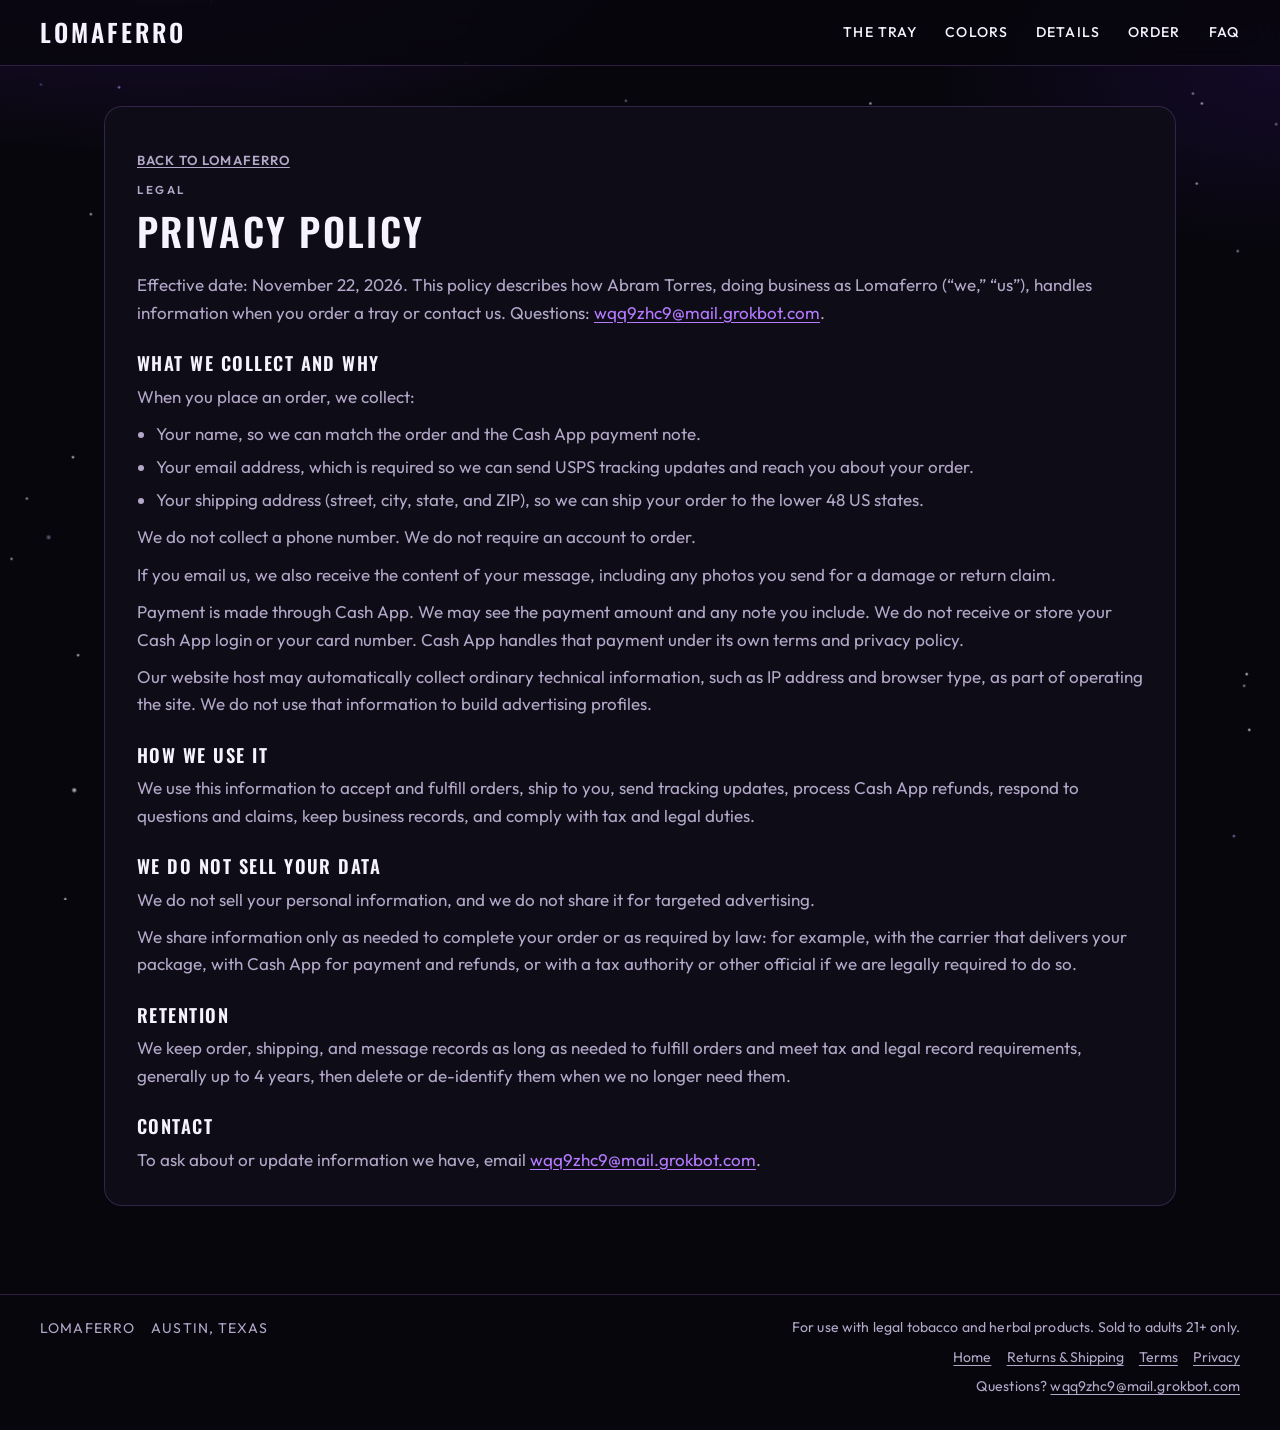
<file: privacy.html>
<!DOCTYPE html>
<html lang="en">
<head>
  <meta charset="utf-8">
  <meta name="viewport" content="width=device-width, initial-scale=1">
  <title>Privacy Policy — Lomaferro</title>
  <meta name="description" content="Privacy Policy for Lomaferro. How we collect and use your name, email, and shipping address when you order a rolling tray for legal tobacco and herbal blends.">
  <meta name="theme-color" content="#07060c">
  <link rel="icon" href="assets/favicon.svg" type="image/svg+xml">
  <link rel="stylesheet" href="assets/fonts.css">
  <link rel="stylesheet" href="styles.css">
</head>
<body>
  <div class="cosmos" aria-hidden="true"></div>
  <a class="skip-link" href="#main">Skip to content</a>

  <header class="site-header">
    <a class="wordmark" href="index.html">Lomaferro</a>
    <nav class="nav" aria-label="Primary">
      <a href="index.html#the-tray">The Tray</a>
      <a href="index.html#colors">Colors</a>
      <a href="index.html#details">Details</a>
      <a href="index.html#order">Order</a>
      <a href="index.html#faq">FAQ</a>
    </nav>
  </header>

  <main id="main">
    <section class="policy legal-doc" aria-labelledby="legal-heading">
      <div class="policy-body">
        <p class="legal-back"><a href="index.html">Back to Lomaferro</a></p>
        <p class="eyebrow">Legal</p>
        <h1 id="legal-heading">Privacy Policy</h1>

        <p>Effective date: November 22, 2026. This policy describes how Abram Torres, doing business as Lomaferro (“we,” “us”), handles information when you order a tray or contact us. Questions: <a href="mailto:wqq9zhc9@mail.grokbot.com">wqq9zhc9@mail.grokbot.com</a>.</p>

        <h2>What we collect and why</h2>
        <p>When you place an order, we collect:</p>
        <ul>
          <li>Your name, so we can match the order and the Cash App payment note.</li>
          <li>Your email address, which is required so we can send USPS tracking updates and reach you about your order.</li>
          <li>Your shipping address (street, city, state, and ZIP), so we can ship your order to the lower 48 US states.</li>
        </ul>
        <p>We do not collect a phone number. We do not require an account to order.</p>
        <p>If you email us, we also receive the content of your message, including any photos you send for a damage or return claim.</p>
        <p>Payment is made through Cash App. We may see the payment amount and any note you include. We do not receive or store your Cash App login or your card number. Cash App handles that payment under its own terms and privacy policy.</p>
        <p>Our website host may automatically collect ordinary technical information, such as IP address and browser type, as part of operating the site. We do not use that information to build advertising profiles.</p>

        <h2>How we use it</h2>
        <p>We use this information to accept and fulfill orders, ship to you, send tracking updates, process Cash App refunds, respond to questions and claims, keep business records, and comply with tax and legal duties.</p>

        <h2>We do not sell your data</h2>
        <p>We do not sell your personal information, and we do not share it for targeted advertising.</p>
        <p>We share information only as needed to complete your order or as required by law: for example, with the carrier that delivers your package, with Cash App for payment and refunds, or with a tax authority or other official if we are legally required to do so.</p>

        <h2>Retention</h2>
        <p>We keep order, shipping, and message records as long as needed to fulfill orders and meet tax and legal record requirements, generally up to 4 years, then delete or de-identify them when we no longer need them.</p>

        <h2>Contact</h2>
        <p>To ask about or update information we have, email <a href="mailto:wqq9zhc9@mail.grokbot.com">wqq9zhc9@mail.grokbot.com</a>.</p>
      </div>
    </section>
  </main>

  <footer class="site-footer">
    <div class="footer-brand">
      <span>Lomaferro</span>
      <span>Austin, Texas</span>
    </div>
    <div class="footer-meta">
      <p class="footer-legal">For use with legal tobacco and herbal products. Sold to adults 21+ only.</p>
      <nav class="footer-links" aria-label="Footer">
        <a href="index.html">Home</a>
        <a href="index.html#policy">Returns &amp; Shipping</a>
        <a href="terms.html">Terms</a>
        <a href="privacy.html">Privacy</a>
      </nav>
      <p class="footer-contact">Questions? <a href="mailto:wqq9zhc9@mail.grokbot.com">wqq9zhc9@mail.grokbot.com</a></p>
    </div>
  </footer>
</body>
</html>
</file>
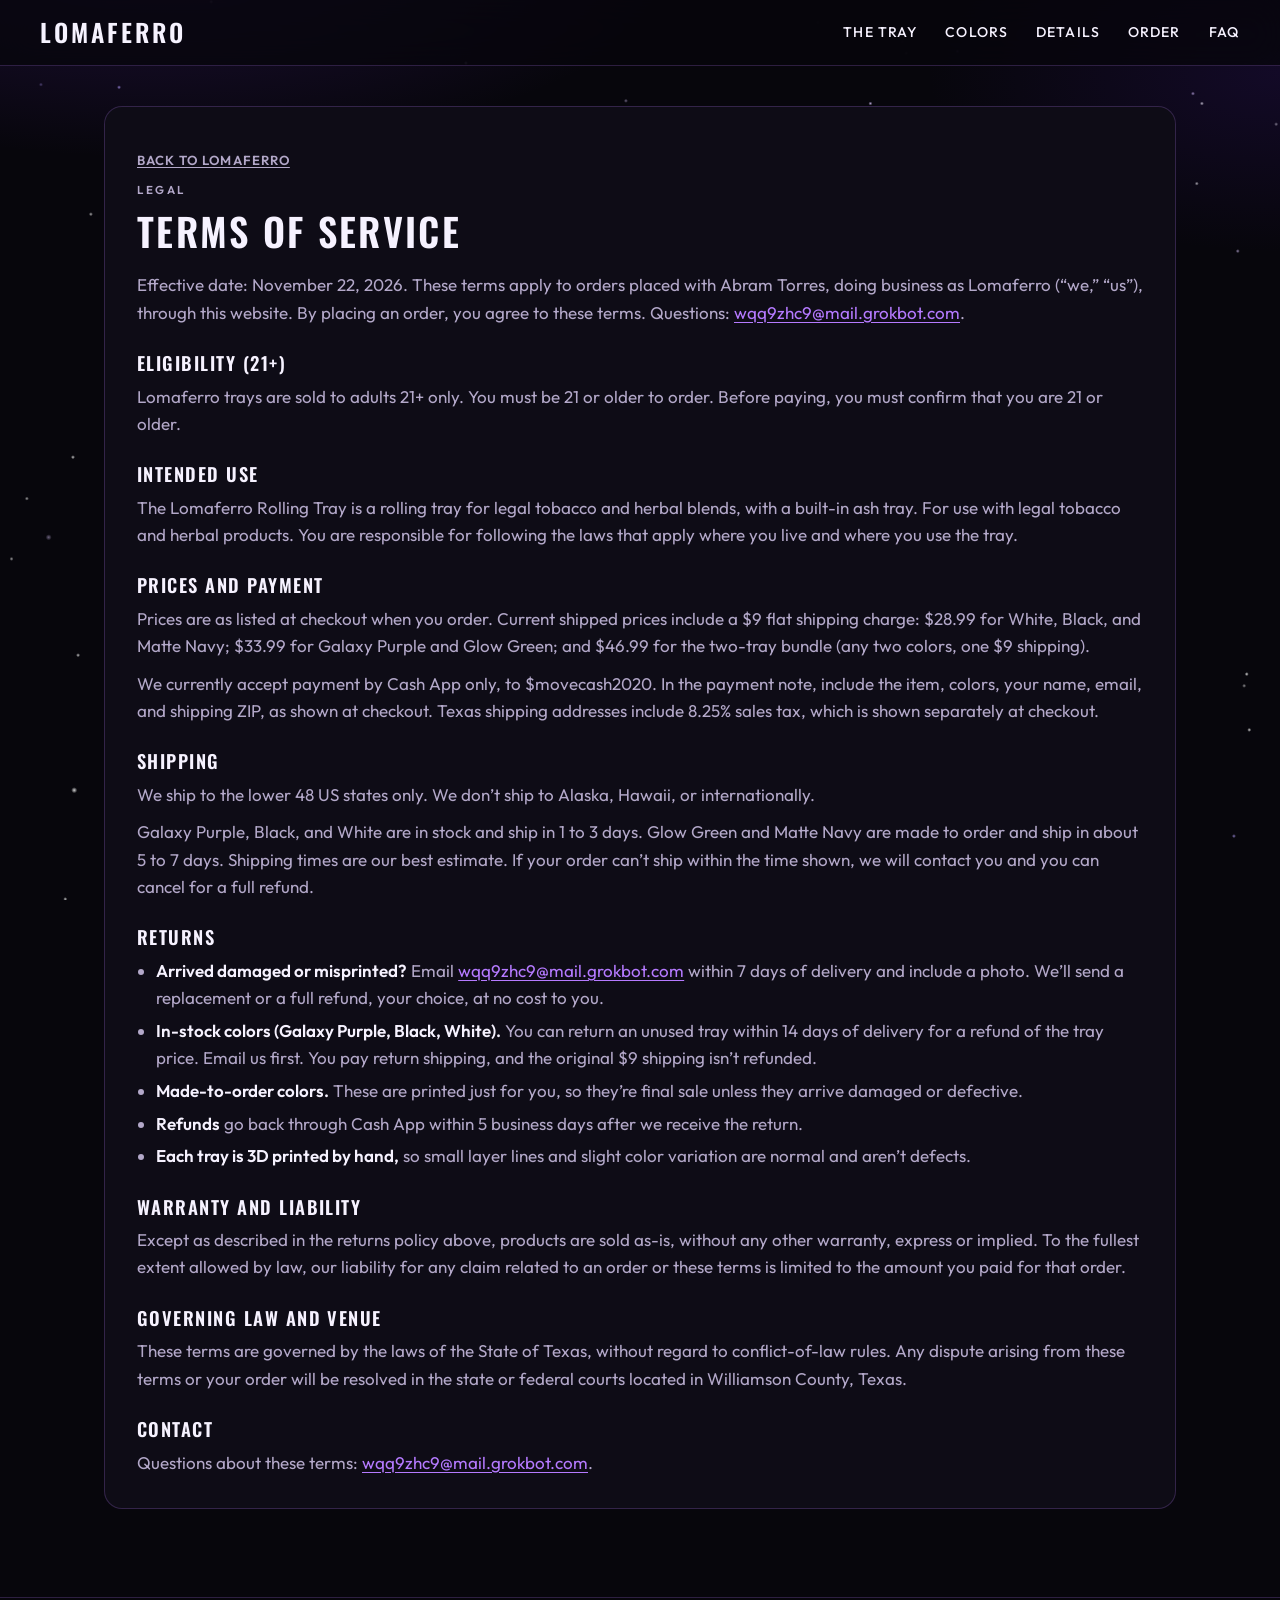
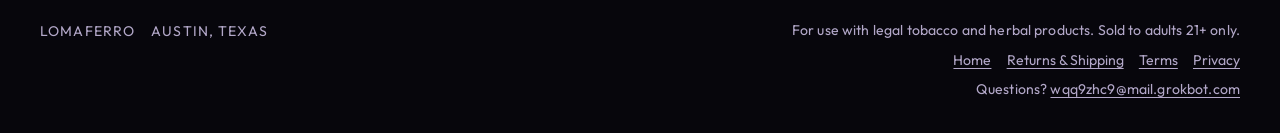
<file: terms.html>
<!DOCTYPE html>
<html lang="en">
<head>
  <meta charset="utf-8">
  <meta name="viewport" content="width=device-width, initial-scale=1">
  <title>Terms of Service — Lomaferro</title>
  <meta name="description" content="Terms of Service for the Lomaferro rolling tray for legal tobacco and herbal blends. Sold to adults 21+ only.">
  <meta name="theme-color" content="#07060c">
  <link rel="icon" href="assets/favicon.svg" type="image/svg+xml">
  <link rel="stylesheet" href="assets/fonts.css">
  <link rel="stylesheet" href="styles.css">
</head>
<body>
  <div class="cosmos" aria-hidden="true"></div>
  <a class="skip-link" href="#main">Skip to content</a>

  <header class="site-header">
    <a class="wordmark" href="index.html">Lomaferro</a>
    <nav class="nav" aria-label="Primary">
      <a href="index.html#the-tray">The Tray</a>
      <a href="index.html#colors">Colors</a>
      <a href="index.html#details">Details</a>
      <a href="index.html#order">Order</a>
      <a href="index.html#faq">FAQ</a>
    </nav>
  </header>

  <main id="main">
    <section class="policy legal-doc" aria-labelledby="legal-heading">
      <div class="policy-body">
        <p class="legal-back"><a href="index.html">Back to Lomaferro</a></p>
        <p class="eyebrow">Legal</p>
        <h1 id="legal-heading">Terms of Service</h1>

        <p>Effective date: November 22, 2026. These terms apply to orders placed with Abram Torres, doing business as Lomaferro (“we,” “us”), through this website. By placing an order, you agree to these terms. Questions: <a href="mailto:wqq9zhc9@mail.grokbot.com">wqq9zhc9@mail.grokbot.com</a>.</p>

        <h2>Eligibility (21+)</h2>
        <p>Lomaferro trays are sold to adults 21+ only. You must be 21 or older to order. Before paying, you must confirm that you are 21 or older.</p>

        <h2>Intended use</h2>
        <p>The Lomaferro Rolling Tray is a rolling tray for legal tobacco and herbal blends, with a built-in ash tray. For use with legal tobacco and herbal products. You are responsible for following the laws that apply where you live and where you use the tray.</p>

        <h2>Prices and payment</h2>
        <p>Prices are as listed at checkout when you order. Current shipped prices include a $9 flat shipping charge: $28.99 for White, Black, and Matte Navy; $33.99 for Galaxy Purple and Glow Green; and $46.99 for the two-tray bundle (any two colors, one $9 shipping).</p>
        <p>We currently accept payment by Cash App only, to $movecash2020. In the payment note, include the item, colors, your name, email, and shipping ZIP, as shown at checkout. Texas shipping addresses include 8.25% sales tax, which is shown separately at checkout.</p>

        <h2>Shipping</h2>
        <p>We ship to the lower 48 US states only. We don’t ship to Alaska, Hawaii, or internationally.</p>
        <p>Galaxy Purple, Black, and White are in stock and ship in 1 to 3 days. Glow Green and Matte Navy are made to order and ship in about 5 to 7 days. Shipping times are our best estimate. If your order can’t ship within the time shown, we will contact you and you can cancel for a full refund.</p>

        <h2>Returns</h2>
        <ul>
          <li><strong>Arrived damaged or misprinted?</strong> Email <a href="mailto:wqq9zhc9@mail.grokbot.com">wqq9zhc9@mail.grokbot.com</a> within 7 days of delivery and include a photo. We’ll send a replacement or a full refund, your choice, at no cost to you.</li>
          <li><strong>In-stock colors (Galaxy Purple, Black, White).</strong> You can return an unused tray within 14 days of delivery for a refund of the tray price. Email us first. You pay return shipping, and the original $9 shipping isn’t refunded.</li>
          <li><strong>Made-to-order colors.</strong> These are printed just for you, so they’re final sale unless they arrive damaged or defective.</li>
          <li><strong>Refunds</strong> go back through Cash App within 5 business days after we receive the return.</li>
          <li><strong>Each tray is 3D printed by hand,</strong> so small layer lines and slight color variation are normal and aren’t defects.</li>
        </ul>

        <h2>Warranty and liability</h2>
        <p>Except as described in the returns policy above, products are sold as-is, without any other warranty, express or implied. To the fullest extent allowed by law, our liability for any claim related to an order or these terms is limited to the amount you paid for that order.</p>

        <h2>Governing law and venue</h2>
        <p>These terms are governed by the laws of the State of Texas, without regard to conflict-of-law rules. Any dispute arising from these terms or your order will be resolved in the state or federal courts located in Williamson County, Texas.</p>

        <h2>Contact</h2>
        <p>Questions about these terms: <a href="mailto:wqq9zhc9@mail.grokbot.com">wqq9zhc9@mail.grokbot.com</a>.</p>
      </div>
    </section>
  </main>

  <footer class="site-footer">
    <div class="footer-brand">
      <span>Lomaferro</span>
      <span>Austin, Texas</span>
    </div>
    <div class="footer-meta">
      <p class="footer-legal">For use with legal tobacco and herbal products. Sold to adults 21+ only.</p>
      <nav class="footer-links" aria-label="Footer">
        <a href="index.html">Home</a>
        <a href="index.html#policy">Returns &amp; Shipping</a>
        <a href="terms.html">Terms</a>
        <a href="privacy.html">Privacy</a>
      </nav>
      <p class="footer-contact">Questions? <a href="mailto:wqq9zhc9@mail.grokbot.com">wqq9zhc9@mail.grokbot.com</a></p>
    </div>
  </footer>
</body>
</html>
</file>
<file: assets/fonts.css>
/* Self-hosted display + body fonts (latin subset) */

@font-face {
  font-family: "Oswald";
  font-style: normal;
  font-weight: 200 700;
  font-display: swap;
  src: url(fonts/oswald-var.woff) format("woff");
}

@font-face {
  font-family: "Outfit";
  font-style: normal;
  font-weight: 100 900;
  font-display: swap;
  src: url(fonts/outfit-var.woff) format("woff");
}
</file>
<file: styles.css>
/* Lomaferro — dark Galaxy Purple theme */

:root {
  --bg: #07060c;
  --bg-elev: #0e0c16;
  --bg-card: #13111c;
  --ink: #f6f2ff;
  --muted: #b3a8c9;
  --line: rgba(181, 122, 255, 0.22);
  --accent: #b57aff;
  --accent-2: #7c4dff;
  --accent-deep: #3b1a7a;
  --glow: 0 0 0 1px rgba(181, 122, 255, 0.35), 0 0 28px rgba(124, 77, 255, 0.28);
  --display: "Oswald", "Arial Narrow", "Franklin Gothic Medium", sans-serif;
  --sans: "Outfit", "Segoe UI", "Helvetica Neue", Helvetica, Arial, sans-serif;
  --header-h: 4.15rem;
  --max: 72rem;
  --radius: 18px;
}

*,
*::before,
*::after { box-sizing: border-box; }

html {
  scroll-behavior: smooth;
  scroll-padding-top: calc(var(--header-h) + 0.8rem);
}

body {
  margin: 0;
  font-family: var(--sans);
  font-size: 1.0625rem;
  line-height: 1.6;
  color: var(--ink);
  background: var(--bg);
  -webkit-font-smoothing: antialiased;
  text-rendering: optimizeLegibility;
}

img { max-width: 100%; height: auto; display: block; }

a {
  color: var(--accent);
  text-decoration-thickness: 1px;
  text-underline-offset: 0.18em;
}

a:hover { color: #d7b3ff; }

:focus-visible {
  outline: 2px solid var(--accent);
  outline-offset: 3px;
}

.skip-link {
  position: absolute;
  left: 0.75rem;
  top: -3rem;
  z-index: 100;
  background: var(--ink);
  color: var(--bg);
  padding: 0.5rem 0.85rem;
  border-radius: 4px;
}

.skip-link:focus { top: 0.75rem; }

/* Starfield + nebula */

.cosmos {
  position: fixed;
  inset: 0;
  z-index: 0;
  pointer-events: none;
  background:
    radial-gradient(ellipse 80% 50% at 12% -10%, rgba(90, 40, 170, 0.32), transparent 55%),
    radial-gradient(ellipse 55% 40% at 100% 8%, rgba(50, 20, 110, 0.28), transparent 50%),
    radial-gradient(ellipse 40% 30% at 70% 90%, rgba(80, 30, 140, 0.16), transparent 50%),
    radial-gradient(1px 1px at 63.9% 2.5%, rgba(255,255,255,0.42), transparent 2px),
    radial-gradient(2px 2px at 73.6% 67.7%, rgba(255,255,255,0.79), transparent 3px),
    radial-gradient(1px 1px at 3.2% 9.4%, rgba(180,160,255,0.39), transparent 2px),
    radial-gradient(1px 1px at 56.1% 71.6%, rgba(220,200,255,0.67), transparent 2px),
    radial-gradient(2px 2px at 44.9% 27.8%, rgba(255,255,255,0.77), transparent 3px),
    radial-gradient(1px 1px at 34.0% 15.5%, rgba(220,200,255,0.82), transparent 2px),
    radial-gradient(1px 1px at 9.3% 9.7%, rgba(180,160,255,0.76), transparent 2px),
    radial-gradient(1px 1px at 80.7% 73.0%, rgba(220,200,255,0.57), transparent 2px),
    radial-gradient(1px 1px at 55.2% 82.9%, rgba(220,200,255,0.62), transparent 2px),
    radial-gradient(1px 1px at 70.5% 4.6%, rgba(220,200,255,0.39), transparent 2px),
    radial-gradient(1px 1px at 85.5% 86.6%, rgba(220,200,255,0.48), transparent 2px),
    radial-gradient(1px 1px at 16.3% 35.5%, rgba(180,160,255,0.65), transparent 2px),
    radial-gradient(2px 2px at 60.9% 17.1%, rgba(255,255,255,0.69), transparent 3px),
    radial-gradient(1px 1px at 37.9% 99.0%, rgba(180,160,255,0.63), transparent 2px),
    radial-gradient(1px 1px at 68.5% 84.3%, rgba(255,255,255,0.72), transparent 2px),
    radial-gradient(1px 1px at 80.5% 40.1%, rgba(180,160,255,0.29), transparent 2px),
    radial-gradient(2px 2px at 21.3% 49.9%, rgba(180,160,255,0.78), transparent 3px),
    radial-gradient(1px 1px at 14.3% 14.0%, rgba(180,160,255,0.70), transparent 2px),
    radial-gradient(1px 1px at 74.7% 42.8%, rgba(220,200,255,0.60), transparent 2px),
    radial-gradient(1px 1px at 99.7% 13.8%, rgba(255,255,255,0.55), transparent 2px),
    radial-gradient(1px 1px at 15.3% 16.0%, rgba(180,160,255,0.66), transparent 2px),
    radial-gradient(1px 1px at 38.5% 59.6%, rgba(220,200,255,0.53), transparent 2px),
    radial-gradient(1px 1px at 68.0% 11.5%, rgba(220,200,255,0.78), transparent 2px),
    radial-gradient(1px 1px at 11.2% 43.5%, rgba(180,160,255,0.52), transparent 2px),
    radial-gradient(1px 1px at 97.2% 76.2%, rgba(255,255,255,0.55), transparent 2px),
    radial-gradient(1px 1px at 84.2% 50.8%, rgba(220,200,255,0.37), transparent 2px),
    radial-gradient(1px 1px at 53.9% 77.9%, rgba(255,255,255,0.57), transparent 2px),
    radial-gradient(1px 1px at 48.9% 11.2%, rgba(220,200,255,0.47), transparent 2px),
    radial-gradient(2px 2px at 5.8% 87.8%, rgba(255,255,255,0.82), transparent 3px),
    radial-gradient(1px 1px at 81.6% 97.8%, rgba(255,255,255,0.57), transparent 2px),
    radial-gradient(2px 2px at 66.0% 94.7%, rgba(180,160,255,0.35), transparent 3px),
    radial-gradient(1px 1px at 96.4% 92.9%, rgba(180,160,255,0.70), transparent 2px),
    radial-gradient(2px 2px at 71.3% 39.9%, rgba(220,200,255,0.65), transparent 3px),
    radial-gradient(1px 1px at 90.0% 45.1%, rgba(255,255,255,0.40), transparent 2px),
    radial-gradient(1px 1px at 2.1% 55.4%, rgba(255,255,255,0.60), transparent 2px),
    radial-gradient(1px 1px at 70.8% 5.9%, rgba(255,255,255,0.29), transparent 2px),
    radial-gradient(1px 1px at 7.1% 23.8%, rgba(255,255,255,0.65), transparent 2px),
    radial-gradient(2px 2px at 72.3% 88.2%, rgba(255,255,255,0.60), transparent 3px),
    radial-gradient(1px 1px at 80.7% 19.0%, rgba(220,200,255,0.31), transparent 2px),
    radial-gradient(1px 1px at 42.4% 46.7%, rgba(180,160,255,0.69), transparent 2px),
    radial-gradient(1px 1px at 6.1% 72.8%, rgba(255,255,255,0.73), transparent 2px),
    radial-gradient(1px 1px at 19.2% 53.6%, rgba(255,255,255,0.33), transparent 2px),
    radial-gradient(1px 1px at 46.3% 87.4%, rgba(180,160,255,0.30), transparent 2px),
    radial-gradient(1px 1px at 5.1% 99.9%, rgba(255,255,255,0.75), transparent 2px),
    radial-gradient(1px 1px at 16.6% 48.6%, rgba(220,200,255,0.38), transparent 2px),
    radial-gradient(1px 1px at 16.5% 0.2%, rgba(220,200,255,0.48), transparent 2px),
    radial-gradient(2px 2px at 42.3% 95.7%, rgba(180,160,255,0.85), transparent 3px),
    radial-gradient(1px 1px at 15.5% 29.7%, rgba(180,160,255,0.83), transparent 2px),
    radial-gradient(1px 1px at 74.8% 5.7%, rgba(180,160,255,0.60), transparent 2px),
    radial-gradient(1px 1px at 5.7% 50.8%, rgba(255,255,255,0.76), transparent 2px),
    radial-gradient(1px 1px at 67.5% 23.5%, rgba(180,160,255,0.32), transparent 2px),
    radial-gradient(1px 1px at 57.9% 4.0%, rgba(180,160,255,0.30), transparent 2px),
    radial-gradient(1px 1px at 93.5% 20.4%, rgba(255,255,255,0.68), transparent 2px),
    radial-gradient(1px 1px at 39.6% 67.2%, rgba(220,200,255,0.43), transparent 2px),
    radial-gradient(1px 1px at 0.9% 62.1%, rgba(255,255,255,0.59), transparent 2px),
    radial-gradient(1px 1px at 53.8% 50.6%, rgba(220,200,255,0.33), transparent 2px),
    radial-gradient(1px 1px at 87.9% 37.0%, rgba(180,160,255,0.34), transparent 2px),
    radial-gradient(1px 1px at 61.2% 98.7%, rgba(255,255,255,0.64), transparent 2px),
    radial-gradient(1px 1px at 93.2% 10.4%, rgba(220,200,255,0.78), transparent 2px),
    radial-gradient(1px 1px at 89.0% 74.2%, rgba(220,200,255,0.34), transparent 2px),
    radial-gradient(2px 2px at 71.8% 20.4%, rgba(220,200,255,0.63), transparent 3px),
    radial-gradient(2px 2px at 25.1% 90.8%, rgba(180,160,255,0.28), transparent 3px),
    radial-gradient(1px 1px at 82.9% 4.4%, rgba(255,255,255,0.45), transparent 2px),
    radial-gradient(1px 1px at 16.2% 44.2%, rgba(180,160,255,0.67), transparent 2px),
    radial-gradient(1px 1px at 11.2% 94.5%, rgba(255,255,255,0.66), transparent 2px),
    radial-gradient(1px 1px at 83.5% 58.3%, rgba(255,255,255,0.34), transparent 2px),
    radial-gradient(1px 1px at 30.8% 89.9%, rgba(255,255,255,0.73), transparent 2px),
    radial-gradient(2px 2px at 21.0% 25.0%, rgba(180,160,255,0.31), transparent 3px),
    radial-gradient(1px 1px at 97.4% 74.9%, rgba(255,255,255,0.81), transparent 2px),
    radial-gradient(1px 1px at 97.6% 81.1%, rgba(255,255,255,0.78), transparent 2px),
    radial-gradient(1px 1px at 73.7% 33.2%, rgba(180,160,255,0.81), transparent 2px),
    radial-gradient(2px 2px at 26.7% 78.7%, rgba(255,255,255,0.31), transparent 3px),
    radial-gradient(1px 1px at 22.2% 81.7%, rgba(220,200,255,0.53), transparent 2px),
    radial-gradient(1px 1px at 22.3% 66.0%, rgba(220,200,255,0.49), transparent 2px),
    radial-gradient(1px 1px at 96.7% 27.9%, rgba(220,200,255,0.63), transparent 2px),
    radial-gradient(1px 1px at 93.9% 11.5%, rgba(255,255,255,0.83), transparent 2px),
    radial-gradient(2px 2px at 3.8% 59.7%, rgba(220,200,255,0.46), transparent 3px),
    radial-gradient(1px 1px at 60.6% 51.1%, rgba(180,160,255,0.48), transparent 2px),
    radial-gradient(1px 1px at 25.5% 70.9%, rgba(180,160,255,0.25), transparent 2px),
    radial-gradient(1px 1px at 36.4% 7.0%, rgba(220,200,255,0.65), transparent 2px),
    var(--bg);
}

.site-header,
main,
.site-footer { position: relative; z-index: 1; }

/* Header */

.site-header {
  position: sticky;
  top: 0;
  z-index: 20;
  height: var(--header-h);
  display: flex;
  align-items: center;
  justify-content: space-between;
  gap: 1rem;
  padding: 0 clamp(1.15rem, 4vw, 2.5rem);
  background: color-mix(in srgb, var(--bg) 78%, transparent);
  backdrop-filter: blur(16px);
  -webkit-backdrop-filter: blur(16px);
  border-bottom: 1px solid var(--line);
}

.wordmark {
  font-family: var(--display);
  font-weight: 600;
  font-size: 1.55rem;
  letter-spacing: 0.12em;
  text-transform: uppercase;
  color: var(--ink);
  text-decoration: none;
  line-height: 1;
}

.wordmark:hover { color: var(--accent); }

.nav { display: flex; gap: clamp(0.85rem, 2.6vw, 1.75rem); }

.nav a {
  color: var(--ink);
  text-decoration: none;
  font-size: 0.88rem;
  font-weight: 500;
  letter-spacing: 0.08em;
  text-transform: uppercase;
}

.nav a:hover { color: var(--accent); }

/* Hero */

.hero {
  display: grid;
  grid-template-columns: minmax(0, 1.05fr) minmax(0, 1fr);
  gap: clamp(1.5rem, 5vw, 4rem);
  align-items: center;
  max-width: var(--max);
  margin: 0 auto;
  padding: clamp(1.5rem, 4vw, 3.25rem) clamp(1.15rem, 4vw, 2.5rem) 3.5rem;
  overflow: hidden;
}

.hero-copy { min-width: 0; }

.eyebrow {
  margin: 0 0 0.7rem;
  font-size: 0.72rem;
  font-weight: 600;
  letter-spacing: 0.22em;
  text-transform: uppercase;
  color: var(--accent);
}

.hero-copy h1 {
  margin: 0;
  font-family: var(--display);
  font-weight: 700;
  font-size: clamp(4rem, 12vw, 8.25rem);
  line-height: 0.82;
  letter-spacing: -0.03em;
  text-transform: uppercase;
}

.hero-copy h1 span { display: block; }

.hero-tag {
  margin: 1.25rem 0 0;
  font-size: clamp(1.05rem, 2vw, 1.25rem);
  color: var(--muted);
  max-width: 22rem;
}

.hero-cta {
  display: flex;
  align-items: center;
  gap: 1.25rem;
  margin-top: 1.75rem;
}

.price {
  margin: 0;
  font-family: var(--display);
  font-weight: 600;
  font-size: clamp(2.4rem, 5vw, 3.4rem);
  letter-spacing: 0.02em;
  line-height: 1;
}

.price-prefix {
  display: block;
  font-size: 0.32em;
  font-weight: 500;
  letter-spacing: 0.12em;
  text-transform: uppercase;
  margin-bottom: 0.35em;
  color: var(--muted);
}

.price-suffix {
  font-size: 0.38em;
  font-weight: 500;
  letter-spacing: 0.08em;
  text-transform: uppercase;
  color: var(--muted);
  margin-left: 0.2em;
}

.hero-figure {
  margin: 0;
  position: relative;
}

.hero-figure::before {
  content: "";
  position: absolute;
  inset: -8% -6%;
  background: radial-gradient(ellipse at center, rgba(124, 77, 255, 0.38), transparent 68%);
  filter: blur(8px);
  z-index: -1;
}

.hero-figure img {
  width: 100%;
  aspect-ratio: 4 / 3;
  object-fit: cover;
  object-position: center 52%;
  border-radius: calc(var(--radius) + 4px);
  box-shadow: var(--glow), 0 30px 60px rgba(0, 0, 0, 0.55);
}

/* Buttons */

.btn {
  display: inline-flex;
  align-items: center;
  justify-content: center;
  padding: 0.85rem 1.45rem;
  border: 0;
  border-radius: 999px;
  background: linear-gradient(180deg, #9b5cff 0%, #6c3ae8 100%);
  color: #fff;
  font-family: var(--sans);
  font-size: 0.92rem;
  font-weight: 600;
  letter-spacing: 0.12em;
  text-transform: uppercase;
  text-decoration: none;
  cursor: pointer;
  box-shadow: 0 0 0 1px rgba(181, 122, 255, 0.45), 0 8px 24px rgba(90, 40, 180, 0.45);
  transition: transform 0.18s ease, box-shadow 0.18s ease, filter 0.18s ease;
}

.btn:hover,
.btn:focus-visible {
  color: #fff;
  filter: brightness(1.08);
  box-shadow: 0 0 0 1px rgba(215, 179, 255, 0.6), 0 10px 28px rgba(124, 77, 255, 0.55);
  transform: translateY(-1px);
}

.btn-ghost {
  background: transparent;
  color: var(--ink);
  box-shadow: inset 0 0 0 1px var(--line);
}

.btn-ghost:hover,
.btn-ghost:focus-visible {
  color: var(--ink);
  background: rgba(181, 122, 255, 0.08);
  filter: none;
}

.btn-pay { min-width: 14rem; }

.btn.is-disabled,
.btn[aria-disabled="true"] {
  opacity: 0.45;
  pointer-events: none;
  transform: none;
  filter: none;
}

/* Features */

.features {
  display: grid;
  grid-template-columns: repeat(4, minmax(0, 1fr));
  gap: 1px;
  max-width: var(--max);
  margin: 0 auto 4.5rem;
  border: 1px solid var(--line);
  border-radius: var(--radius);
  overflow: hidden;
  background: var(--line);
  box-shadow: var(--glow);
}

.feature {
  margin: 0;
  padding: 1.6rem 1.5rem 1.7rem;
  background: var(--bg-elev);
}

.feature-num {
  margin: 0 0 0.7rem;
  font-family: var(--display);
  font-size: 0.85rem;
  letter-spacing: 0.16em;
  color: var(--accent);
}

.feature h2 {
  margin: 0 0 0.45rem;
  font-family: var(--display);
  font-weight: 600;
  font-size: 1.55rem;
  letter-spacing: 0.04em;
  text-transform: uppercase;
  line-height: 1.1;
}

.feature p { margin: 0; color: var(--muted); font-size: 0.98rem; }

/* Product */

.product {
  display: grid;
  grid-template-columns: minmax(0, 0.92fr) minmax(0, 1.08fr);
  gap: clamp(2rem, 5vw, 4.5rem);
  align-items: start;
  max-width: var(--max);
  margin: 0 auto;
  padding: 0 clamp(1.15rem, 4vw, 2.5rem) 5rem;
}

.product-info { position: sticky; top: calc(var(--header-h) + 1.4rem); }

.product-info h2 {
  margin: 0 0 0.35rem;
  font-family: var(--display);
  font-weight: 600;
  font-size: clamp(2.1rem, 4vw, 3.1rem);
  letter-spacing: 0.02em;
  text-transform: uppercase;
  line-height: 1.05;
}

.product-info .price { margin: 0 0 1rem; }

.availability {
  margin: 0 0 1.25rem;
  padding: 0.9rem 1rem;
  background: rgba(124, 77, 255, 0.12);
  border-left: 3px solid var(--accent);
  border-radius: 0 10px 10px 0;
  font-size: 1rem;
}

.lede { margin: 0 0 1.5rem; color: #ddd6ee; }

.dims {
  margin: 0 0 1.75rem;
  padding: 1rem 0 0;
  border-top: 1px solid var(--line);
  display: grid;
  grid-template-columns: auto 1fr;
  gap: 0.2rem 1.25rem;
}

.dims dt {
  margin: 0;
  font-size: 0.7rem;
  font-weight: 600;
  letter-spacing: 0.16em;
  text-transform: uppercase;
  color: var(--muted);
  padding-top: 0.35rem;
}

.dims dd { margin: 0; font-size: 1.05rem; }

.dims .metric {
  display: block;
  color: var(--muted);
  font-size: 0.92rem;
}

.gallery {
  display: grid;
  gap: 1.15rem;
}

.gallery figure { margin: 0; }

.gallery img {
  width: 100%;
  border-radius: var(--radius);
  box-shadow: 0 0 0 1px var(--line), 0 18px 40px rgba(0, 0, 0, 0.4);
}

/* Colors */

.colors {
  max-width: var(--max);
  margin: 0 auto;
  padding: 0 clamp(1.15rem, 4vw, 2.5rem) 5rem;
}

.colors-intro { margin-bottom: 1.75rem; }

.colors-intro h2,
.details h2,
.order-intro h2,
.faq-intro h2,
.policy-body h2 {
  margin: 0;
  font-family: var(--display);
  font-weight: 600;
  font-size: clamp(2.2rem, 5vw, 3.6rem);
  letter-spacing: 0.03em;
  text-transform: uppercase;
  line-height: 1;
}

.colors-note { margin: 0.75rem 0 0; color: var(--muted); }

.color-grid {
  display: grid;
  grid-template-columns: repeat(4, minmax(0, 1fr));
  gap: 1rem;
}

.color-card {
  margin: 0;
  padding: 1.15rem 1.1rem 1.2rem;
  background: var(--bg-card);
  border: 1px solid var(--line);
  border-radius: var(--radius);
  transition: transform 0.2s ease, box-shadow 0.2s ease, border-color 0.2s ease;
}

.color-card:hover {
  transform: translateY(-3px);
  border-color: rgba(181, 122, 255, 0.45);
  box-shadow: var(--glow);
}

.color-card-hero {
  grid-column: 1 / -1;
  display: grid;
  grid-template-columns: auto 1fr;
  gap: 1.25rem;
  align-items: center;
  padding: 1.35rem 1.5rem;
  overflow: visible;
  background:
    linear-gradient(145deg, rgba(90, 40, 170, 0.28), rgba(19, 17, 28, 0.9) 55%),
    var(--bg-card);
  box-shadow: var(--glow);
}

.color-card h3 {
  margin: 0.85rem 0 0.25rem;
  font-family: var(--display);
  font-weight: 600;
  font-size: 1.2rem;
  letter-spacing: 0.06em;
  text-transform: uppercase;
}

.color-card-hero h3 { margin-top: 0; font-size: 1.55rem; }

.color-card-hero .color-copy p:last-child {
  margin: 0.45rem 0 0;
  color: var(--muted);
  font-size: 0.95rem;
}

.color-status {
  margin: 0;
  font-size: 0.78rem;
  letter-spacing: 0.04em;
  color: var(--muted);
}

.color-price {
  margin: 0.25rem 0 0;
  font-size: 0.92rem;
  font-weight: 600;
  letter-spacing: 0.02em;
}

.color-card-hero .color-status { color: var(--accent); font-weight: 600; }

/* Swatches — satin plastic, not metal */

.swatch,
.choice-swatch {
  width: 3.4rem;
  height: 3.4rem;
  border-radius: 50%;
  box-shadow: inset 0 1px 1px rgba(255, 255, 255, 0.12), 0 0 0 1px rgba(255, 255, 255, 0.08);
  flex-shrink: 0;
}

.color-card-hero .swatch {
  width: 5.6rem;
  height: 5.6rem;
}

.swatch-galaxy,
.choice-swatch.swatch-galaxy {
  background:
    radial-gradient(circle at 32% 28%, rgba(200, 170, 255, 0.55), transparent 38%),
    radial-gradient(1.5px 1.5px at 28% 62%, rgba(255, 255, 255, 0.7), transparent),
    radial-gradient(1px 1px at 62% 30%, rgba(255, 255, 255, 0.55), transparent),
    radial-gradient(1.2px 1.2px at 74% 68%, rgba(220, 200, 255, 0.65), transparent),
    radial-gradient(1px 1px at 44% 80%, rgba(255, 255, 255, 0.4), transparent),
    linear-gradient(145deg, #5a3d9a 0%, #2a1b52 48%, #1a1238 100%);
}

.swatch-glow,
.choice-swatch.swatch-glow {
  background:
    radial-gradient(circle at 50% 50%, #d8ff9a 0%, #7dff6a 38%, #2f6b28 100%);
  box-shadow: inset 0 1px 1px rgba(255, 255, 255, 0.25), 0 0 16px rgba(125, 255, 106, 0.45);
}

.swatch-black,
.choice-swatch.swatch-black {
  background: linear-gradient(145deg, #2a2a2c, #0c0c0d);
}

.swatch-white,
.choice-swatch.swatch-white {
  background: linear-gradient(145deg, #ffffff, #e7e4dc);
}

.swatch-navy,
.choice-swatch.swatch-navy {
  background: linear-gradient(145deg, #2a3f6a, #10182c);
}

/* Details */

.details {
  max-width: var(--max);
  margin: 0 auto;
  padding: 0 clamp(1.15rem, 4vw, 2.5rem) 5rem;
}

.details-inner {
  padding: 2rem clamp(1.25rem, 3vw, 2rem);
  background: var(--bg-elev);
  border: 1px solid var(--line);
  border-radius: var(--radius);
}

.detail-grid {
  list-style: none;
  margin: 1.5rem 0 0;
  padding: 0;
  display: grid;
  grid-template-columns: repeat(3, minmax(0, 1fr));
  gap: 1.5rem;
}

.detail-grid h3 {
  margin: 0 0 0.35rem;
  font-family: var(--display);
  font-weight: 600;
  letter-spacing: 0.08em;
  text-transform: uppercase;
  font-size: 1.05rem;
}

.detail-grid p { margin: 0; color: var(--muted); }

/* Order */

.order {
  max-width: var(--max);
  margin: 0 auto;
  padding: 0 clamp(1.15rem, 4vw, 2.5rem) 5.5rem;
}

.order-intro { margin-bottom: 1.75rem; }

.order-lead { margin: 0.75rem 0 0; color: var(--muted); font-size: 1.08rem; }

.order-flow {
  display: grid;
  gap: 1.25rem;
}

.order-step {
  margin: 0;
  padding: 1.35rem 1.25rem 1.5rem;
  border: 1px solid var(--line);
  border-radius: var(--radius);
  background: var(--bg-card);
  min-width: 0;
}

.order-step legend {
  font-family: var(--display);
  font-weight: 600;
  letter-spacing: 0.1em;
  text-transform: uppercase;
  padding: 0 0.4rem;
  color: var(--accent);
}

.choice-grid {
  display: grid;
  grid-template-columns: repeat(4, minmax(0, 1fr));
  gap: 0.75rem;
}

.choice-grid-two { grid-template-columns: 1fr 1fr; }

.choice {
  position: relative;
  display: flex;
  gap: 0.75rem;
  align-items: center;
  margin: 0;
  padding: 0.85rem 0.85rem;
  border: 1px solid var(--line);
  border-radius: 14px;
  background: var(--bg-elev);
  cursor: pointer;
  min-width: 0;
  transition: border-color 0.18s ease, box-shadow 0.18s ease, background 0.18s ease;
}

.choice:hover { border-color: rgba(181, 122, 255, 0.5); }

.choice:has(input:checked),
.choice:has(input:focus-visible) {
  border-color: var(--accent);
  box-shadow: var(--glow);
  background: rgba(124, 77, 255, 0.12);
}

.choice input {
  position: absolute;
  opacity: 0;
  pointer-events: none;
}

.choice-swatch { width: 2.4rem; height: 2.4rem; }

.choice-text { display: flex; flex-direction: column; min-width: 0; }

.choice-name {
  font-weight: 600;
  letter-spacing: 0.02em;
}

.choice-meta {
  font-size: 0.78rem;
  color: var(--muted);
  line-height: 1.35;
}

.choice-hero {
  grid-column: 1 / -1;
  background: linear-gradient(145deg, rgba(90, 40, 170, 0.22), var(--bg-elev) 60%);
}

.bundle-opt {
  display: flex;
  gap: 0.6rem;
  align-items: flex-start;
  margin: 1rem 0 0;
  color: var(--muted);
  font-size: 0.95rem;
  cursor: pointer;
}

.bundle-opt input {
  margin-top: 0.25rem;
  accent-color: var(--accent);
}

#color-two {
  margin-top: 1rem;
}

#color-two .eyebrow {
  margin-bottom: 0.65rem;
}

.ship-note,
.pay-help,
.age-note {
  margin: 0.9rem 0 0;
  color: var(--muted);
  font-size: 0.95rem;
}

.note-builder {
  display: grid;
  gap: 1rem;
  margin-top: 1rem;
}

.field { display: grid; gap: 0.35rem; font-size: 0.85rem; font-weight: 600; letter-spacing: 0.04em; }

.field[hidden] { display: none !important; }

.field input,
.field textarea,
.field select {
  width: 100%;
  padding: 0.7rem 0.8rem;
  border: 1px solid var(--line);
  border-radius: 10px;
  background: var(--bg);
  color: var(--ink);
  font-family: var(--sans);
  font-size: 1rem;
  font-weight: 400;
  letter-spacing: 0;
}

.field textarea { resize: vertical; min-height: 4.5rem; }

.note-preview {
  padding: 1rem;
  border-radius: 12px;
  background: var(--bg);
  border: 1px dashed var(--line);
}

.note-label {
  display: block;
  font-size: 0.72rem;
  letter-spacing: 0.14em;
  text-transform: uppercase;
  color: var(--muted);
  margin-bottom: 0.4rem;
}

.note-text {
  margin: 0 0 0.85rem;
  font-size: 1rem;
  line-height: 1.45;
  word-break: break-word;
}

.order-total {
  margin: 1.15rem 0 0.9rem;
  font-family: var(--display);
  font-size: 1.35rem;
  letter-spacing: 0.04em;
  text-transform: uppercase;
}

/* FAQ */

.faq {
  max-width: var(--max);
  margin: 0 auto;
  padding: 0 clamp(1.15rem, 4vw, 2.5rem) 5rem;
}

.faq-intro { margin-bottom: 1.75rem; }

.faq-list {
  list-style: none;
  margin: 0;
  padding: 0;
  border: 1px solid var(--line);
  border-radius: var(--radius);
  background: var(--bg-card);
  overflow: hidden;
}

.faq-item {
  margin: 0;
  padding: 1.25rem 1.35rem 1.35rem;
  border-top: 1px solid var(--line);
}

.faq-item:first-child { border-top: 0; }

.faq-item h3 {
  margin: 0 0 0.4rem;
  font-family: var(--display);
  font-weight: 600;
  letter-spacing: 0.08em;
  text-transform: uppercase;
  font-size: 1.05rem;
}

.faq-item p { margin: 0; color: var(--muted); }

/* Policy */

.policy {
  max-width: var(--max);
  margin: 0 auto;
  padding: 0 clamp(1.15rem, 4vw, 2.5rem) 5.5rem;
}

.policy-body {
  padding: 2rem clamp(1.25rem, 3vw, 2rem);
  background: var(--bg-elev);
  border: 1px solid var(--line);
  border-radius: var(--radius);
}

.policy-body ul {
  list-style: none;
  margin: 1.35rem 0 0;
  padding: 0;
  display: grid;
  gap: 1rem;
}

.policy-body li { margin: 0; color: var(--muted); }

.policy-body strong { color: var(--ink); font-weight: 600; }

.age-note { margin: 0.75rem 0 1rem; }

.age-note a { color: var(--accent); }

/* Footer */

.site-footer {
  display: flex;
  justify-content: space-between;
  align-items: flex-start;
  gap: 1rem 2rem;
  padding: 1.4rem clamp(1.15rem, 4vw, 2.5rem) 2rem;
  border-top: 1px solid var(--line);
  color: var(--muted);
  font-size: 0.88rem;
}

.footer-brand {
  display: flex;
  gap: 1rem;
  letter-spacing: 0.08em;
  text-transform: uppercase;
  flex-shrink: 0;
}

.footer-meta {
  max-width: 36rem;
  text-align: right;
}

.footer-legal,
.footer-contact {
  margin: 0;
  line-height: 1.55;
  letter-spacing: 0.01em;
}

.footer-links {
  display: flex;
  flex-wrap: wrap;
  justify-content: flex-end;
  gap: 0.35rem 0.95rem;
  margin: 0.45rem 0;
}

.footer-links a,
.footer-contact a,
.legal-back a {
  color: var(--muted);
  text-underline-offset: 0.18em;
}

.footer-links a:hover,
.footer-contact a:hover,
.legal-back a:hover { color: var(--accent); }

.legal-back {
  margin: 0 0 1rem;
  font-size: 0.82rem;
  font-weight: 600;
  letter-spacing: 0.08em;
  text-transform: uppercase;
}


/* 3D viewer */

.viewer {
  max-width: var(--max);
  margin: 0 auto 4.5rem;
  padding: 0 clamp(1.15rem, 4vw, 2.5rem);
}

.viewer-frame {
  position: relative;
  aspect-ratio: 16 / 10;
  border-radius: calc(var(--radius) + 4px);
  overflow: hidden;
  background:
    radial-gradient(ellipse at 50% 55%, rgba(90, 40, 170, 0.28), transparent 58%),
    #0a0812;
  box-shadow: var(--glow), 0 30px 60px rgba(0, 0, 0, 0.5);
}

.viewer-frame model-viewer {
  display: block;
  width: 100%;
  height: 100%;
  background: transparent;
  --poster-color: transparent;
  --progress-bar-height: 0px;
  --progress-bar-color: transparent;
}

.viewer-frame model-viewer::part(default-progress-bar) {
  display: none;
}

.viewer-hint {
  margin: 0.85rem 0 0;
  text-align: center;
  color: var(--muted);
  font-size: 0.82rem;
  letter-spacing: 0.12em;
  text-transform: uppercase;
}

/* Responsive */

@media (max-width: 980px) {
  .hero,
  .product { grid-template-columns: 1fr; }
  .product-info { position: static; }
  .hero-copy h1 { font-size: clamp(3.4rem, 16vw, 6.2rem); }
  .color-grid {
    grid-template-columns: repeat(2, minmax(0, 1fr));
  }
  .color-card-hero { grid-column: 1 / -1; }
  .choice-grid { grid-template-columns: 1fr 1fr; }
  .features { grid-template-columns: 1fr 1fr; }
  .detail-grid { grid-template-columns: 1fr; }
}

@media (max-width: 640px) {
  html { scroll-padding-top: 6.5rem; }
  .viewer { margin-bottom: 2.75rem; }
  .viewer-frame { aspect-ratio: 1 / 1; }
  .features { grid-template-columns: 1fr; margin-bottom: 2.75rem; }
  .product,
  .colors,
  .details,
  .faq { padding-bottom: 3rem; }
  .order,
  .policy { padding-bottom: 3.25rem; }
  .site-header { height: auto; min-height: var(--header-h); flex-wrap: wrap; padding-top: 0.7rem; padding-bottom: 0.7rem; }
  .nav { width: 100%; justify-content: space-between; gap: 0.4rem 0.7rem; flex-wrap: wrap; }
  .nav a { font-size: 0.72rem; letter-spacing: 0.05em; }
  .hero { padding-top: 1.1rem; padding-bottom: 2.25rem; }
  .choice-grid,
  .choice-grid-two,
  .color-grid { grid-template-columns: 1fr; }
  .hero-cta { flex-wrap: wrap; }
  .site-footer { flex-direction: column; align-items: flex-start; gap: 0.85rem; }
  .footer-meta { text-align: left; max-width: none; }
  .footer-links { justify-content: flex-start; }
  .bundle-banner { align-items: flex-start; }
  .bundle-banner-text { text-align: left; }
}

@media (min-width: 700px) {
  .address-fields {
    grid-template-columns: 1.4fr 0.7fr;
  }

  .address-fields .field:nth-child(-n+4) {
    grid-column: 1 / -1;
  }
}

/* Light polish: micro-interactions */

.nav a,
.wordmark {
  transition: color 0.18s ease;
}

.field input,
.field textarea,
.field select {
  transition: border-color 0.18s ease, box-shadow 0.18s ease;
}

.field input:focus-visible,
.field textarea:focus-visible,
.field select:focus-visible {
  border-color: var(--accent);
  box-shadow: 0 0 0 3px rgba(124, 77, 255, 0.28);
}

.color-card .swatch {
  transition: transform 0.22s ease, box-shadow 0.22s ease;
}

.choice:has(input:checked) {
  box-shadow: var(--glow), inset 0 0 0 1px rgba(181, 122, 255, 0.4);
}

.choice:has(input:checked) .choice-swatch {
  box-shadow:
    inset 0 1px 1px rgba(255, 255, 255, 0.12),
    0 0 0 2px var(--bg-elev),
    0 0 0 4px var(--accent);
}

.btn-ghost.is-copied {
  color: var(--ink);
  background: rgba(181, 122, 255, 0.16);
  box-shadow: inset 0 0 0 1px var(--accent);
}

@media (prefers-reduced-motion: no-preference) {
  .hero-copy {
    animation: fade-rise 0.75s ease both;
  }

  .hero-figure {
    animation: fade-rise 0.85s ease both 0.1s;
  }

  .hero-cta .btn {
    animation: cta-pulse 2.8s ease-in-out 1.1s infinite;
  }

  .hero-cta .btn:hover,
  .hero-cta .btn:focus-visible {
    animation: none;
  }

  .reveal {
    opacity: 0;
    transform: translateY(18px);
    transition: opacity 0.7s ease, transform 0.7s ease;
  }

  .reveal.is-in {
    opacity: 1;
    transform: none;
  }

  .color-card:hover .swatch {
    transform: scale(1.06);
  }

  .btn-ghost.is-copied {
    animation: copy-flash 0.45s ease;
  }
}

@keyframes fade-rise {
  from { opacity: 0; transform: translateY(16px); }
  to { opacity: 1; transform: none; }
}

@keyframes cta-pulse {
  0%, 100% {
    box-shadow: 0 0 0 1px rgba(181, 122, 255, 0.45), 0 8px 24px rgba(90, 40, 180, 0.45);
  }
  50% {
    box-shadow:
      0 0 0 1px rgba(215, 179, 255, 0.7),
      0 8px 28px rgba(124, 77, 255, 0.7),
      0 0 36px rgba(124, 77, 255, 0.42);
  }
}

@keyframes copy-flash {
  0% { transform: scale(1); }
  40% { transform: scale(1.04); }
  100% { transform: scale(1); }
}

@media (prefers-reduced-motion: reduce) {
  html { scroll-behavior: auto; }
  .btn,
  .color-card,
  .color-card .swatch,
  .nav a,
  .wordmark,
  .field input,
  .field textarea,
  .field select,
  .choice {
    transition: none;
  }

  .hero-copy,
  .hero-figure,
  .hero-cta .btn,
  .btn-ghost.is-copied {
    animation: none;
  }

  .reveal {
    opacity: 1;
    transform: none;
  }
}


/* Holiday bundle banner — new rules only */

.bundle-banner {
  position: relative;
  z-index: 1;
  display: flex;
  align-items: center;
  gap: 0.75rem;
  padding: 0.5rem clamp(1.15rem, 4vw, 2.5rem);
  background: color-mix(in srgb, var(--accent-deep) 34%, var(--bg-elev));
  border-bottom: 1px solid var(--line);
  color: var(--ink);
  font-family: var(--sans);
  font-size: 0.88rem;
  line-height: 1.4;
  overflow: hidden;
}

.bundle-banner[hidden] { display: none !important; }

.bundle-banner-text {
  margin: 0;
  flex: 1;
  text-align: center;
}

.bundle-banner-text a {
  color: var(--accent);
  font-weight: 600;
  letter-spacing: 0.08em;
  text-transform: uppercase;
  text-decoration: none;
}

.bundle-banner-text a:hover,
.bundle-banner-text a:focus-visible {
  color: var(--ink);
}

.bundle-banner-close {
  flex-shrink: 0;
  width: 2rem;
  height: 2rem;
  padding: 0;
  border: 0;
  border-radius: var(--radius);
  background: transparent;
  color: var(--muted);
  font-family: var(--sans);
  font-size: 1.35rem;
  line-height: 1;
  cursor: pointer;
}

.bundle-banner-close:hover,
.bundle-banner-close:focus-visible {
  color: var(--ink);
}

@media (prefers-reduced-motion: reduce) {
  .bundle-banner { transition: none; }
}


/* Checkout totals — new rules only */

.checkout-item { margin: 0; }

.checkout-totals {
  list-style: none;
  margin: 1rem 0 0;
  padding: 1rem 1.1rem;
  border: 1px solid var(--line);
  border-radius: var(--radius);
  background: var(--bg);
  display: grid;
  gap: 0.45rem;
}

.checkout-totals li {
  display: flex;
  justify-content: space-between;
  gap: 1rem;
  color: var(--muted);
}

.checkout-totals .checkout-grand {
  margin-top: 0.2rem;
  padding-top: 0.5rem;
  border-top: 1px solid var(--line);
  color: var(--ink);
  font-family: var(--display);
  font-size: 1.15rem;
  letter-spacing: 0.04em;
  text-transform: uppercase;
}

.field select {
  width: 100%;
  padding: 0.7rem 0.8rem;
  border: 1px solid var(--line);
  border-radius: 10px;
  background: var(--bg);
  color: var(--ink);
  font-family: var(--sans);
  font-size: 1rem;
  font-weight: 400;
  letter-spacing: 0;
}

.age-confirm {
  display: flex;
  align-items: flex-start;
  gap: 0.55rem;
  cursor: pointer;
}

.age-confirm input {
  margin-top: 0.3rem;
  accent-color: var(--accent);
}

/* Standalone terms / privacy pages */

.legal-doc {
  padding-top: 2.5rem;
}

.legal-doc .policy-body h1 {
  margin: 0;
  font-family: var(--display);
  font-weight: 600;
  letter-spacing: 0.06em;
  text-transform: uppercase;
  font-size: clamp(1.8rem, 4vw, 2.4rem);
}

.legal-doc .policy-body h2 {
  margin: 1.75rem 0 0.5rem;
  font-family: var(--display);
  font-weight: 600;
  letter-spacing: 0.08em;
  text-transform: uppercase;
  font-size: 1.15rem;
}

.legal-doc .policy-body p {
  margin: 0.65rem 0 0;
  color: var(--muted);
}

.legal-doc .policy-body ul {
  list-style: disc;
  margin: 0.65rem 0 0 1.2rem;
  padding: 0;
  display: block;
}

.legal-doc .policy-body li {
  margin: 0.35rem 0 0;
}

.legal-placeholder {
  color: var(--accent);
  font-weight: 600;
}
</file>
